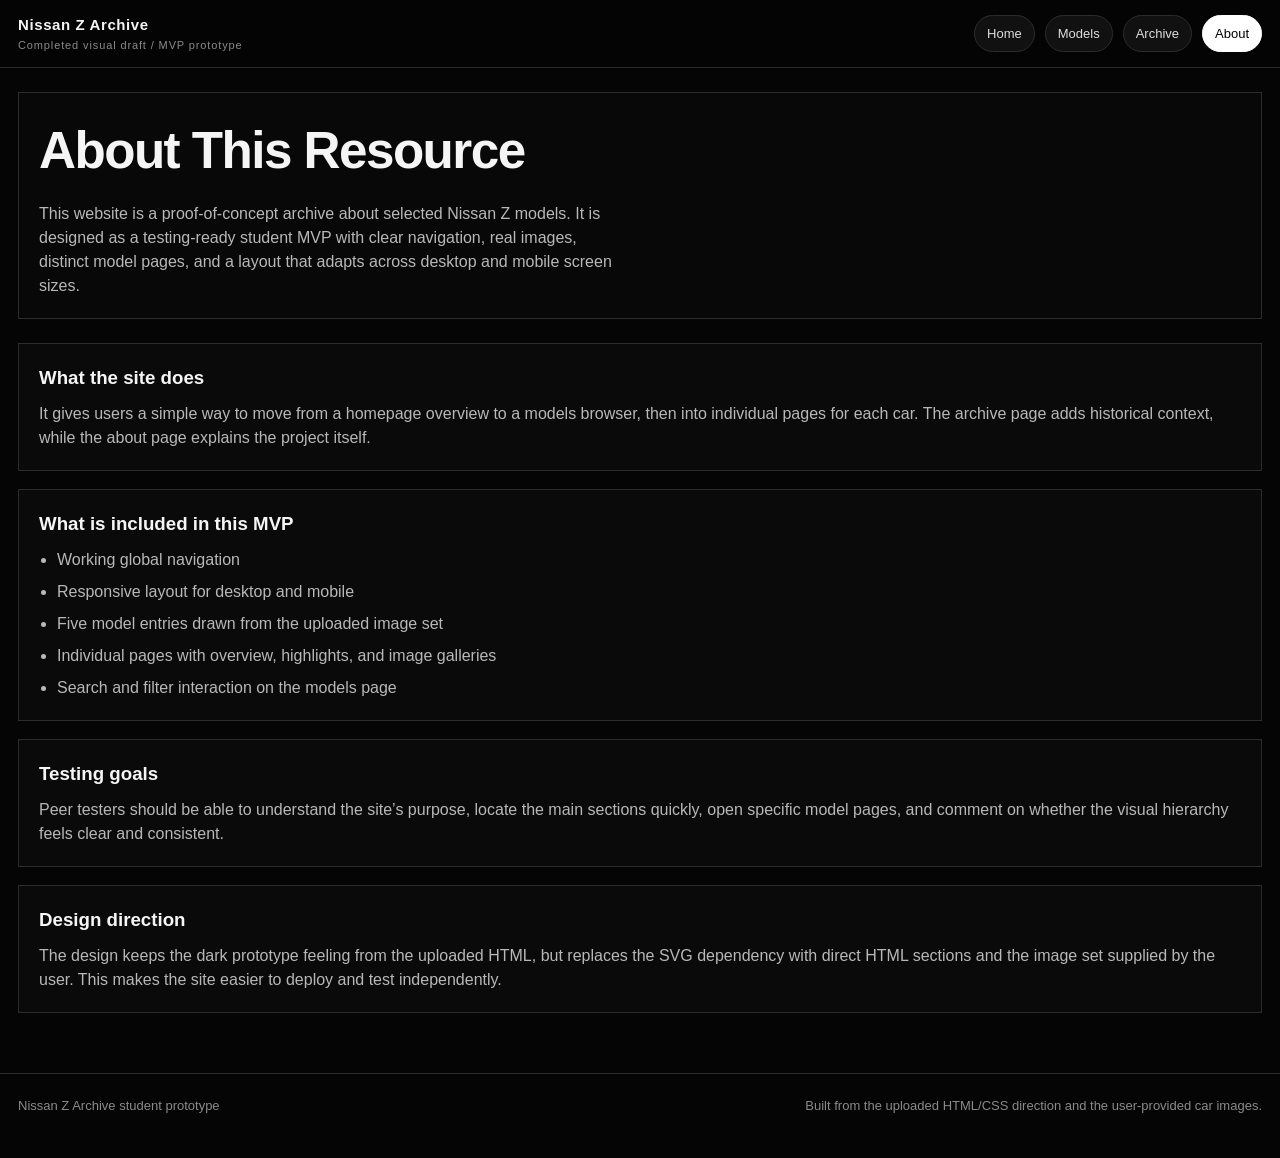
<file: about.html>
<!doctype html>
<html lang="en">
<head>
  <meta charset="utf-8" />
  <meta name="viewport" content="width=device-width, initial-scale=1" />
  <title>Nissan Z Archive — About</title>
  <link rel="stylesheet" href="styles.css" />
</head>
<body>
  <header class="site-header">
    <a class="brand" href="index.html">Nissan Z Archive<small>Completed visual draft / MVP prototype</small></a>
    <button class="nav-toggle" aria-label="Open navigation">Menu</button>
    <nav class="site-nav">
      <a href="index.html" class="">Home</a>
      <a href="models.html" class="">Models</a>
      <a href="archive.html" class="">Archive</a>
      <a href="about.html" class="active">About</a>
    </nav>
  </header>

  <main class="page-shell">
    <section class="page-hero">
      <h1>About This Resource</h1>
      <p>This website is a proof-of-concept archive about selected Nissan Z models. It is designed as a testing-ready student MVP with clear navigation, real images, distinct model pages, and a layout that adapts across desktop and mobile screen sizes.</p>
    </section>
    <section class="about-grid">
      <article class="about-box">
        <h3>What the site does</h3>
        <p>It gives users a simple way to move from a homepage overview to a models browser, then into individual pages for each car. The archive page adds historical context, while the about page explains the project itself.</p>
      </article>
      <article class="about-box">
        <h3>What is included in this MVP</h3>
        <ul>
          <li>Working global navigation</li>
          <li>Responsive layout for desktop and mobile</li>
          <li>Five model entries drawn from the uploaded image set</li>
          <li>Individual pages with overview, highlights, and image galleries</li>
          <li>Search and filter interaction on the models page</li>
        </ul>
      </article>
      <article class="about-box">
        <h3>Testing goals</h3>
        <p>Peer testers should be able to understand the site’s purpose, locate the main sections quickly, open specific model pages, and comment on whether the visual hierarchy feels clear and consistent.</p>
      </article>
      <article class="about-box">
        <h3>Design direction</h3>
        <p>The design keeps the dark prototype feeling from the uploaded HTML, but replaces the SVG dependency with direct HTML sections and the image set supplied by the user. This makes the site easier to deploy and test independently.</p>
      </article>
    </section>
  </main>

  <footer class="site-footer">
    <p>Nissan Z Archive student prototype</p>
    <p>Built from the uploaded HTML/CSS direction and the user-provided car images.</p>
  </footer>
  <script src="script.js"></script>
</body>
</html>
</file>
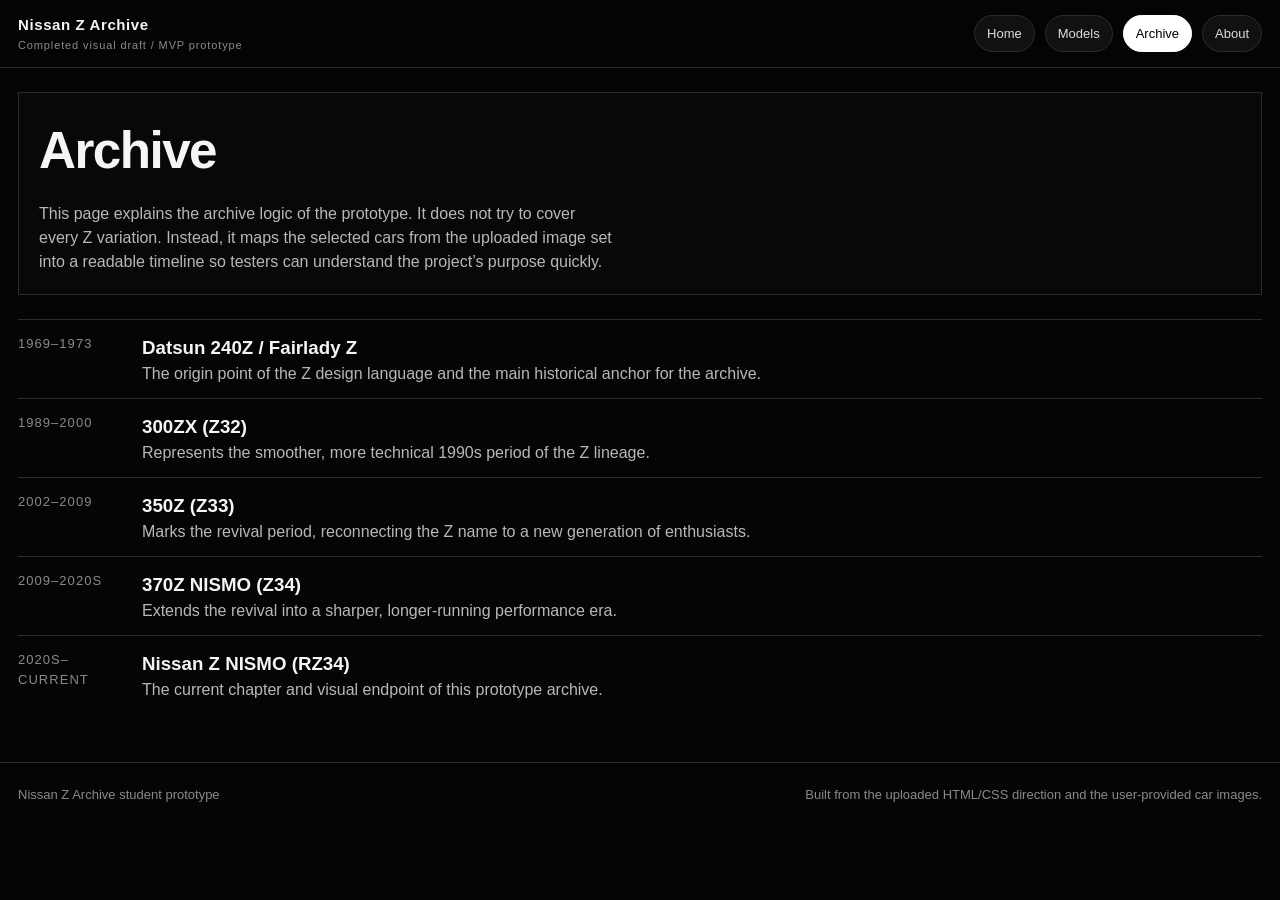
<file: archive.html>
<!doctype html>
<html lang="en">
<head>
  <meta charset="utf-8" />
  <meta name="viewport" content="width=device-width, initial-scale=1" />
  <title>Nissan Z Archive — Archive</title>
  <link rel="stylesheet" href="styles.css" />
</head>
<body>
  <header class="site-header">
    <a class="brand" href="index.html">Nissan Z Archive<small>Completed visual draft / MVP prototype</small></a>
    <button class="nav-toggle" aria-label="Open navigation">Menu</button>
    <nav class="site-nav">
      <a href="index.html" class="">Home</a>
      <a href="models.html" class="">Models</a>
      <a href="archive.html" class="active">Archive</a>
      <a href="about.html" class="">About</a>
    </nav>
  </header>

  <main class="page-shell">
    <section class="page-hero">
      <h1>Archive</h1>
      <p>This page explains the archive logic of the prototype. It does not try to cover every Z variation. Instead, it maps the selected cars from the uploaded image set into a readable timeline so testers can understand the project’s purpose quickly.</p>
    </section>
    <section class="section" style="padding:0;max-width:none">
      <div class="timeline">
        <article class="timeline-item"><time>1969–1973</time><div><h3>Datsun 240Z / Fairlady Z</h3><p>The origin point of the Z design language and the main historical anchor for the archive.</p></div></article>
        <article class="timeline-item"><time>1989–2000</time><div><h3>300ZX (Z32)</h3><p>Represents the smoother, more technical 1990s period of the Z lineage.</p></div></article>
        <article class="timeline-item"><time>2002–2009</time><div><h3>350Z (Z33)</h3><p>Marks the revival period, reconnecting the Z name to a new generation of enthusiasts.</p></div></article>
        <article class="timeline-item"><time>2009–2020s</time><div><h3>370Z NISMO (Z34)</h3><p>Extends the revival into a sharper, longer-running performance era.</p></div></article>
        <article class="timeline-item"><time>2020s–Current</time><div><h3>Nissan Z NISMO (RZ34)</h3><p>The current chapter and visual endpoint of this prototype archive.</p></div></article>
      </div>
    </section>
  </main>

  <footer class="site-footer">
    <p>Nissan Z Archive student prototype</p>
    <p>Built from the uploaded HTML/CSS direction and the user-provided car images.</p>
  </footer>
  <script src="script.js"></script>
</body>
</html>
</file>
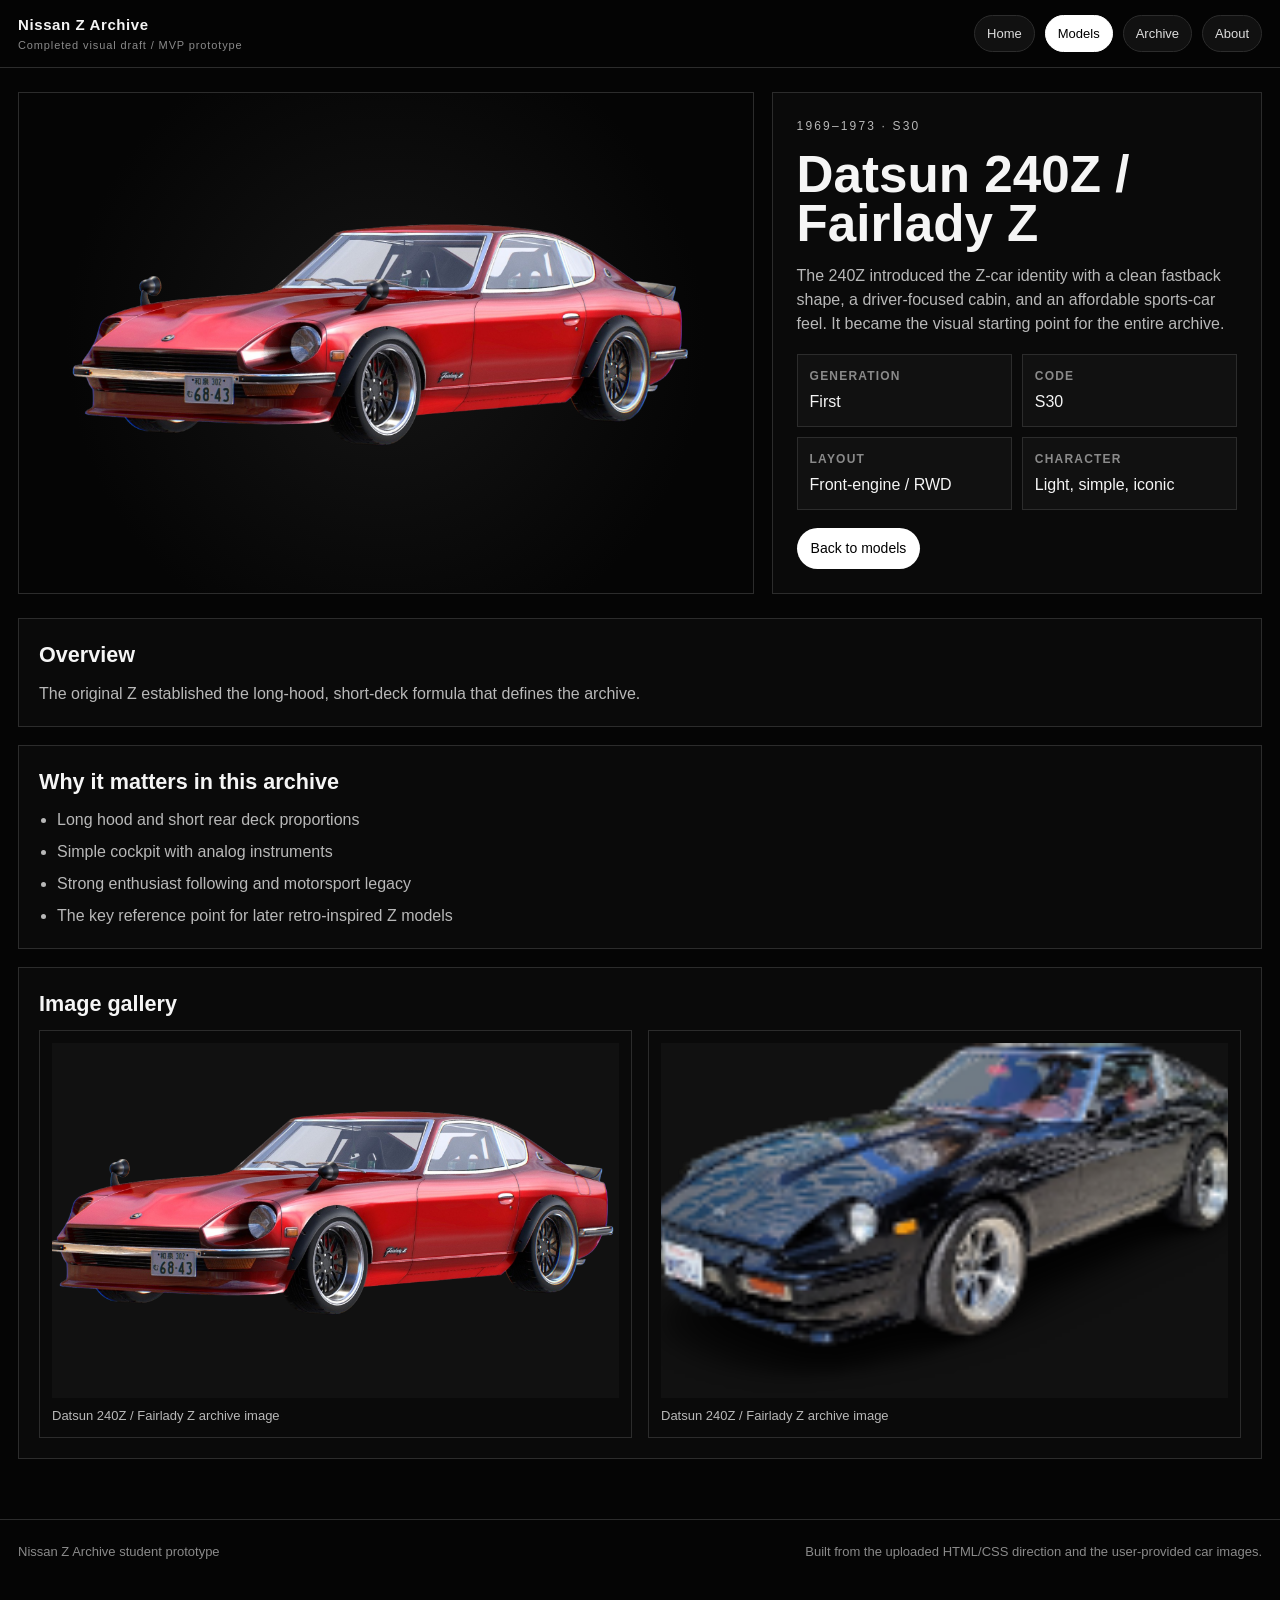
<file: fixed-site 2/models/240z-fairlady-z.html>
<!doctype html>
<html lang="en">
<head>
  <meta charset="utf-8" />
  <meta name="viewport" content="width=device-width, initial-scale=1" />
  <title>Datsun 240Z / Fairlady Z — Nissan Z Archive</title>
  <link rel="stylesheet" href="../styles.css" />
</head>
<body>
  <header class="site-header">
    <a class="brand" href="../index.html">Nissan Z Archive<small>Completed visual draft / MVP prototype</small></a>
    <button class="nav-toggle" aria-label="Open navigation">Menu</button>
    <nav class="site-nav">
      <a href="../index.html" class="">Home</a>
      <a href="../models.html" class="active">Models</a>
      <a href="../archive.html" class="">Archive</a>
      <a href="../about.html" class="">About</a>
    </nav>
  </header>

      <main class="article">
        <section class="model-hero">
          <figure class="model-hero-media"><img src="../assets/240z-red.png" alt="Datsun 240Z / Fairlady Z" /></figure>
          <article class="model-hero-copy">
            <p class="eyebrow">1969–1973 · S30</p>
            <h1>Datsun 240Z / Fairlady Z</h1>
            <p>The 240Z introduced the Z-car identity with a clean fastback shape, a driver-focused cabin, and an affordable sports-car feel. It became the visual starting point for the entire archive.</p>
            <div class="specs"><div class="spec"><strong>Generation</strong>First</div><div class="spec"><strong>Code</strong>S30</div><div class="spec"><strong>Layout</strong>Front-engine / RWD</div><div class="spec"><strong>Character</strong>Light, simple, iconic</div></div>
            <a class="button" href="../models.html">Back to models</a>
          </article>
        </section>
        <section class="content-grid">
          <article class="content-box">
            <h2>Overview</h2>
            <p>The original Z established the long-hood, short-deck formula that defines the archive.</p>
          </article>
          <article class="content-box">
            <h2>Why it matters in this archive</h2>
            <ul><li>Long hood and short rear deck proportions</li><li>Simple cockpit with analog instruments</li><li>Strong enthusiast following and motorsport legacy</li><li>The key reference point for later retro-inspired Z models</li></ul>
          </article>
          <article class="content-box">
            <h2>Image gallery</h2>
            <div class="gallery"><figure><img src="../assets/240z-red.png" alt="Datsun 240Z / Fairlady Z" /><figcaption>Datsun 240Z / Fairlady Z archive image</figcaption></figure><figure><img src="../assets/240z-black.png" alt="Datsun 240Z / Fairlady Z" /><figcaption>Datsun 240Z / Fairlady Z archive image</figcaption></figure></div>
          </article>
        </section>
      </main>
    
  <footer class="site-footer">
    <p>Nissan Z Archive student prototype</p>
    <p>Built from the uploaded HTML/CSS direction and the user-provided car images.</p>
  </footer>
  <script src="../script.js"></script>
</body>
</html>
</file>
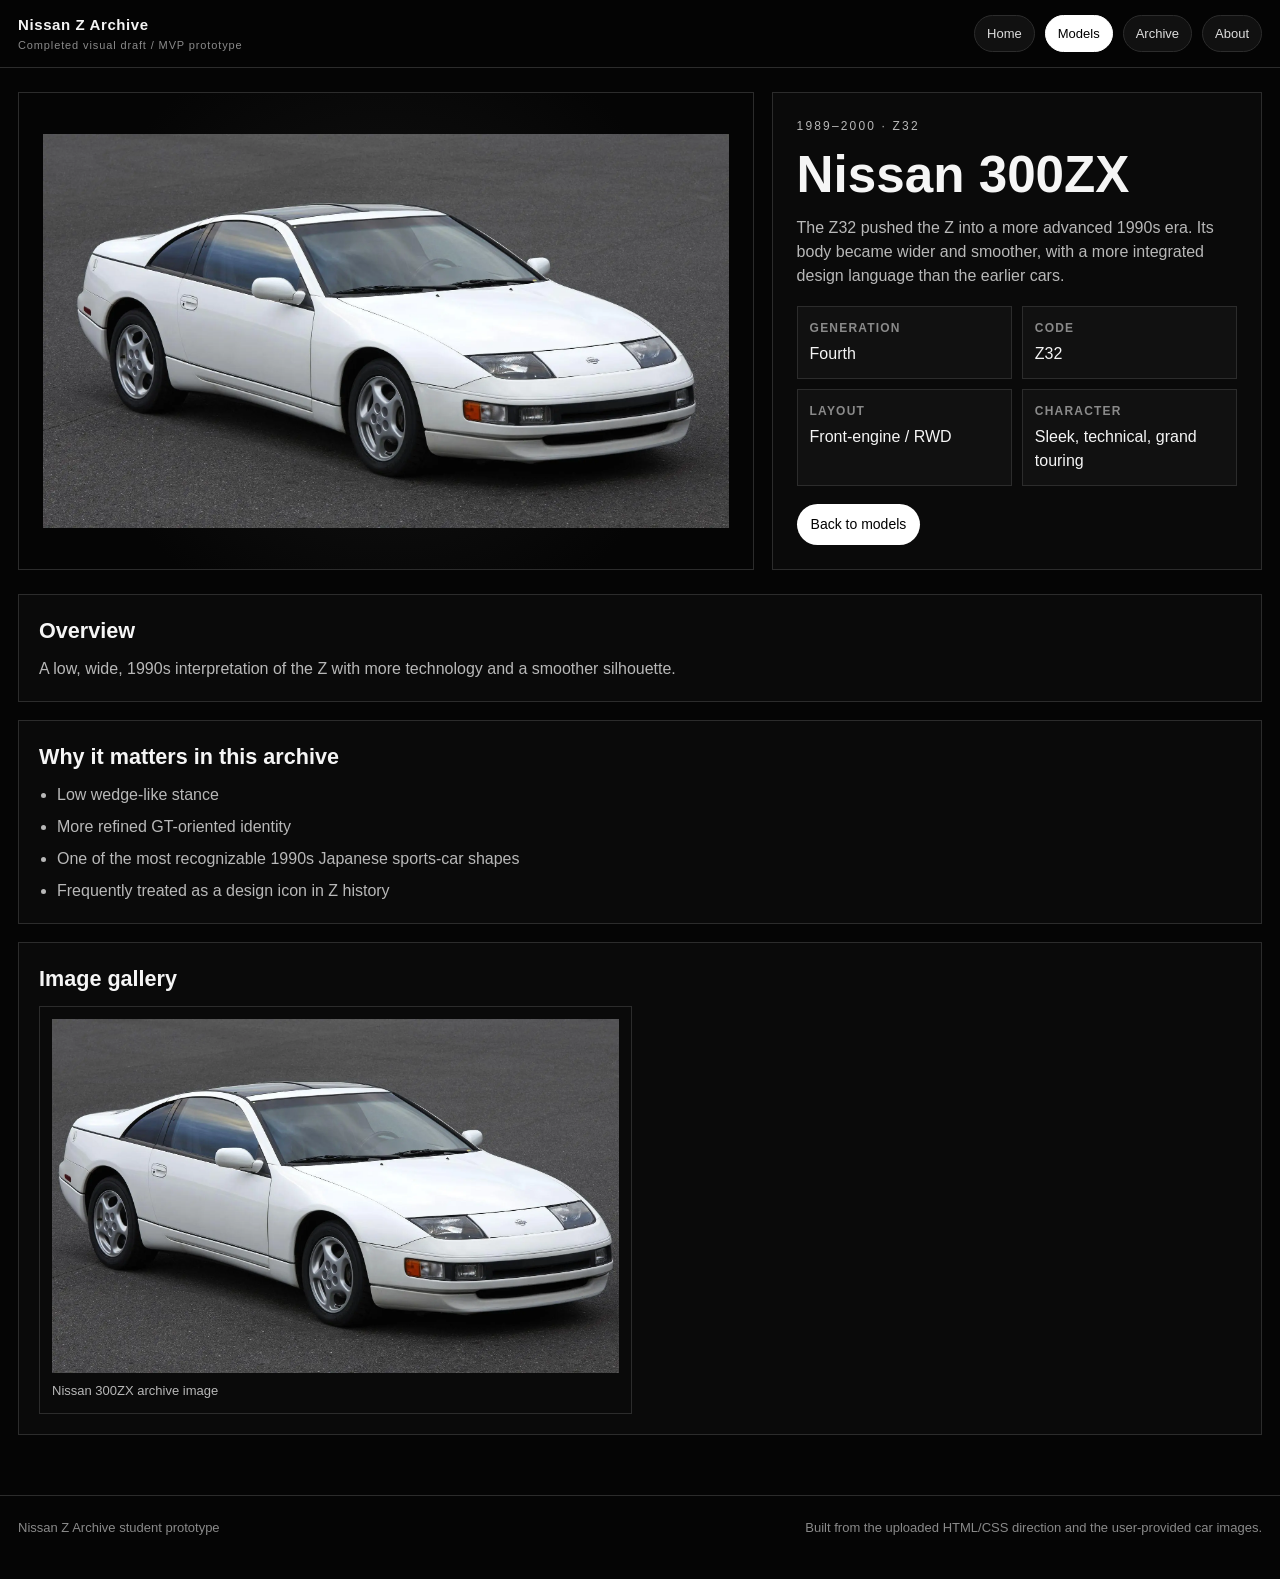
<file: fixed-site 2/models/300zx-z32.html>
<!doctype html>
<html lang="en">
<head>
  <meta charset="utf-8" />
  <meta name="viewport" content="width=device-width, initial-scale=1" />
  <title>Nissan 300ZX — Nissan Z Archive</title>
  <link rel="stylesheet" href="../styles.css" />
</head>
<body>
  <header class="site-header">
    <a class="brand" href="../index.html">Nissan Z Archive<small>Completed visual draft / MVP prototype</small></a>
    <button class="nav-toggle" aria-label="Open navigation">Menu</button>
    <nav class="site-nav">
      <a href="../index.html" class="">Home</a>
      <a href="../models.html" class="active">Models</a>
      <a href="../archive.html" class="">Archive</a>
      <a href="../about.html" class="">About</a>
    </nav>
  </header>

      <main class="article">
        <section class="model-hero">
          <figure class="model-hero-media"><img src="../assets/300zx-z32.webp" alt="Nissan 300ZX" /></figure>
          <article class="model-hero-copy">
            <p class="eyebrow">1989–2000 · Z32</p>
            <h1>Nissan 300ZX</h1>
            <p>The Z32 pushed the Z into a more advanced 1990s era. Its body became wider and smoother, with a more integrated design language than the earlier cars.</p>
            <div class="specs"><div class="spec"><strong>Generation</strong>Fourth</div><div class="spec"><strong>Code</strong>Z32</div><div class="spec"><strong>Layout</strong>Front-engine / RWD</div><div class="spec"><strong>Character</strong>Sleek, technical, grand touring</div></div>
            <a class="button" href="../models.html">Back to models</a>
          </article>
        </section>
        <section class="content-grid">
          <article class="content-box">
            <h2>Overview</h2>
            <p>A low, wide, 1990s interpretation of the Z with more technology and a smoother silhouette.</p>
          </article>
          <article class="content-box">
            <h2>Why it matters in this archive</h2>
            <ul><li>Low wedge-like stance</li><li>More refined GT-oriented identity</li><li>One of the most recognizable 1990s Japanese sports-car shapes</li><li>Frequently treated as a design icon in Z history</li></ul>
          </article>
          <article class="content-box">
            <h2>Image gallery</h2>
            <div class="gallery"><figure><img src="../assets/300zx-z32.webp" alt="Nissan 300ZX" /><figcaption>Nissan 300ZX archive image</figcaption></figure></div>
          </article>
        </section>
      </main>
    
  <footer class="site-footer">
    <p>Nissan Z Archive student prototype</p>
    <p>Built from the uploaded HTML/CSS direction and the user-provided car images.</p>
  </footer>
  <script src="../script.js"></script>
</body>
</html>
</file>
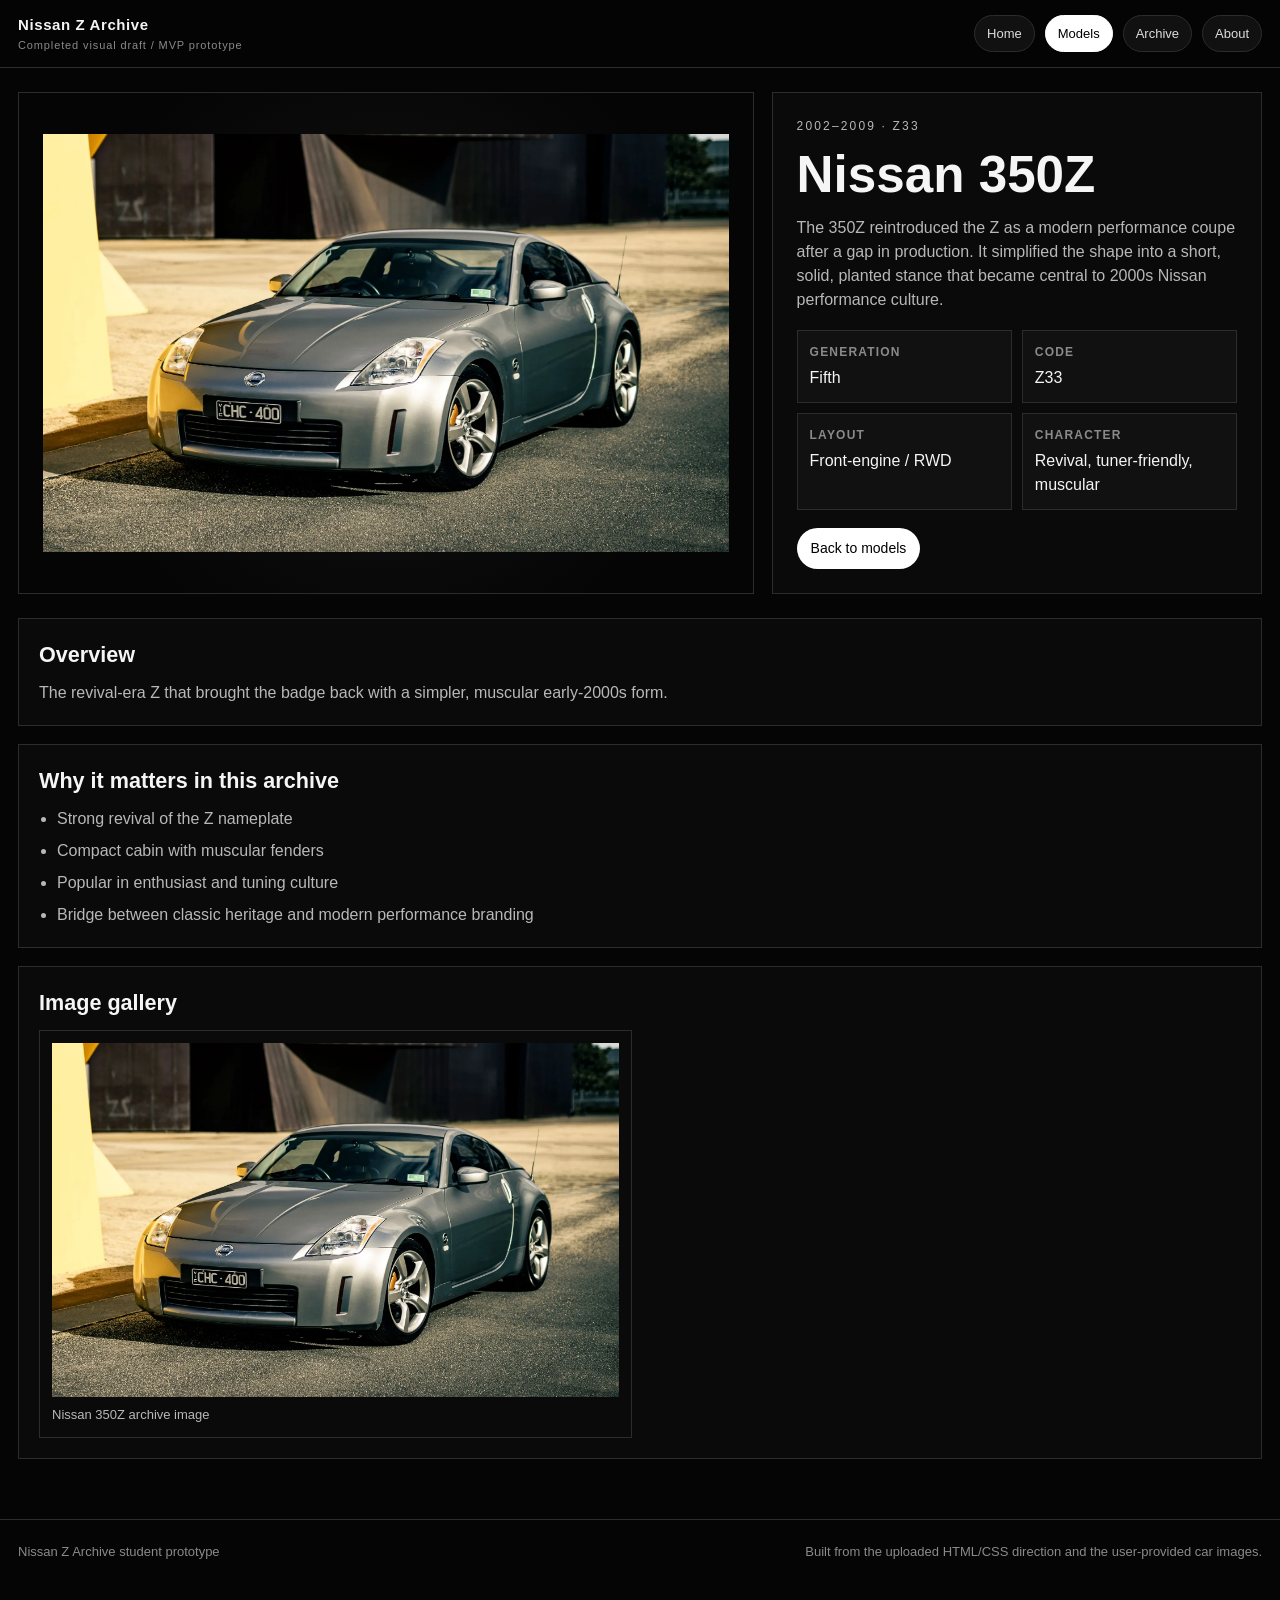
<file: fixed-site 2/models/350z.html>
<!doctype html>
<html lang="en">
<head>
  <meta charset="utf-8" />
  <meta name="viewport" content="width=device-width, initial-scale=1" />
  <title>Nissan 350Z — Nissan Z Archive</title>
  <link rel="stylesheet" href="../styles.css" />
</head>
<body>
  <header class="site-header">
    <a class="brand" href="../index.html">Nissan Z Archive<small>Completed visual draft / MVP prototype</small></a>
    <button class="nav-toggle" aria-label="Open navigation">Menu</button>
    <nav class="site-nav">
      <a href="../index.html" class="">Home</a>
      <a href="../models.html" class="active">Models</a>
      <a href="../archive.html" class="">Archive</a>
      <a href="../about.html" class="">About</a>
    </nav>
  </header>

      <main class="article">
        <section class="model-hero">
          <figure class="model-hero-media"><img src="../assets/350z.webp" alt="Nissan 350Z" /></figure>
          <article class="model-hero-copy">
            <p class="eyebrow">2002–2009 · Z33</p>
            <h1>Nissan 350Z</h1>
            <p>The 350Z reintroduced the Z as a modern performance coupe after a gap in production. It simplified the shape into a short, solid, planted stance that became central to 2000s Nissan performance culture.</p>
            <div class="specs"><div class="spec"><strong>Generation</strong>Fifth</div><div class="spec"><strong>Code</strong>Z33</div><div class="spec"><strong>Layout</strong>Front-engine / RWD</div><div class="spec"><strong>Character</strong>Revival, tuner-friendly, muscular</div></div>
            <a class="button" href="../models.html">Back to models</a>
          </article>
        </section>
        <section class="content-grid">
          <article class="content-box">
            <h2>Overview</h2>
            <p>The revival-era Z that brought the badge back with a simpler, muscular early-2000s form.</p>
          </article>
          <article class="content-box">
            <h2>Why it matters in this archive</h2>
            <ul><li>Strong revival of the Z nameplate</li><li>Compact cabin with muscular fenders</li><li>Popular in enthusiast and tuning culture</li><li>Bridge between classic heritage and modern performance branding</li></ul>
          </article>
          <article class="content-box">
            <h2>Image gallery</h2>
            <div class="gallery"><figure><img src="../assets/350z.webp" alt="Nissan 350Z" /><figcaption>Nissan 350Z archive image</figcaption></figure></div>
          </article>
        </section>
      </main>
    
  <footer class="site-footer">
    <p>Nissan Z Archive student prototype</p>
    <p>Built from the uploaded HTML/CSS direction and the user-provided car images.</p>
  </footer>
  <script src="../script.js"></script>
</body>
</html>
</file>
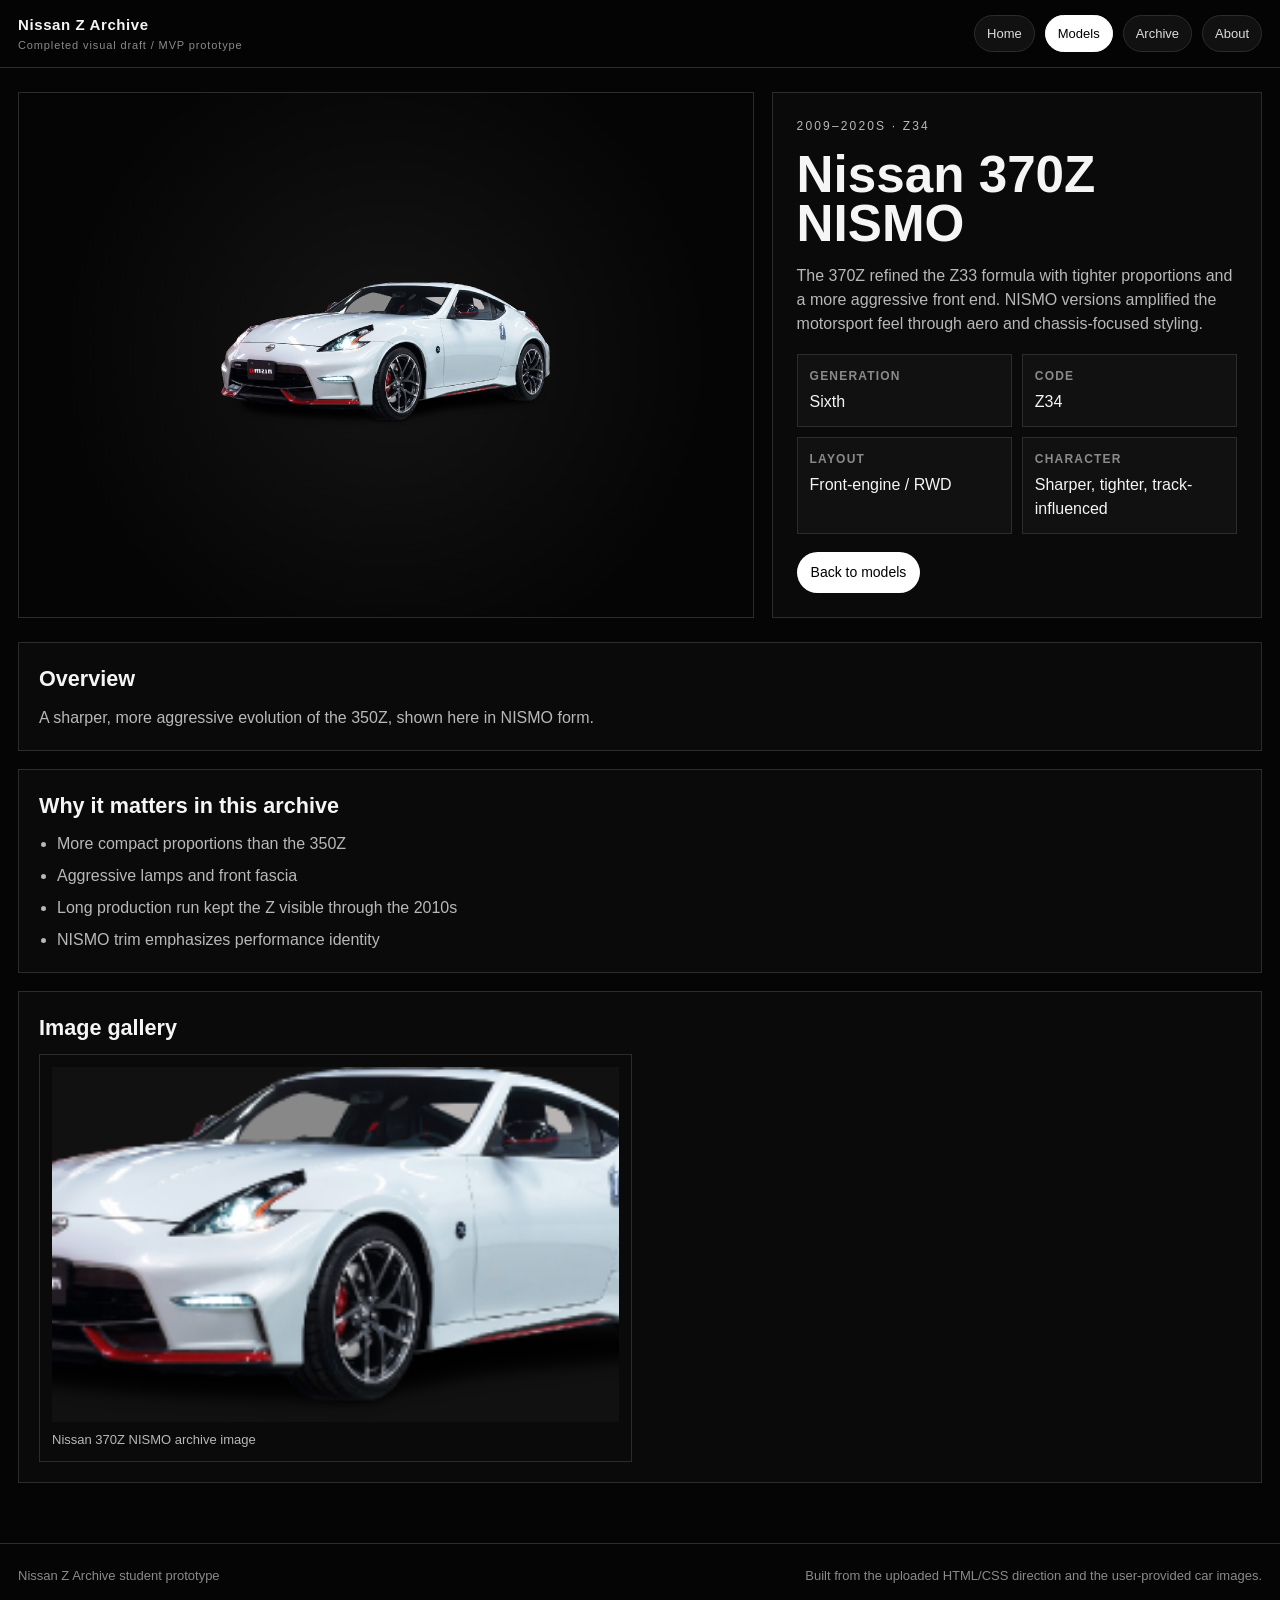
<file: fixed-site 2/models/370z-nismo.html>
<!doctype html>
<html lang="en">
<head>
  <meta charset="utf-8" />
  <meta name="viewport" content="width=device-width, initial-scale=1" />
  <title>Nissan 370Z NISMO — Nissan Z Archive</title>
  <link rel="stylesheet" href="../styles.css" />
</head>
<body>
  <header class="site-header">
    <a class="brand" href="../index.html">Nissan Z Archive<small>Completed visual draft / MVP prototype</small></a>
    <button class="nav-toggle" aria-label="Open navigation">Menu</button>
    <nav class="site-nav">
      <a href="../index.html" class="">Home</a>
      <a href="../models.html" class="active">Models</a>
      <a href="../archive.html" class="">Archive</a>
      <a href="../about.html" class="">About</a>
    </nav>
  </header>

      <main class="article">
        <section class="model-hero">
          <figure class="model-hero-media"><img src="../assets/370z-white.png" alt="Nissan 370Z NISMO" /></figure>
          <article class="model-hero-copy">
            <p class="eyebrow">2009–2020s · Z34</p>
            <h1>Nissan 370Z NISMO</h1>
            <p>The 370Z refined the Z33 formula with tighter proportions and a more aggressive front end. NISMO versions amplified the motorsport feel through aero and chassis-focused styling.</p>
            <div class="specs"><div class="spec"><strong>Generation</strong>Sixth</div><div class="spec"><strong>Code</strong>Z34</div><div class="spec"><strong>Layout</strong>Front-engine / RWD</div><div class="spec"><strong>Character</strong>Sharper, tighter, track-influenced</div></div>
            <a class="button" href="../models.html">Back to models</a>
          </article>
        </section>
        <section class="content-grid">
          <article class="content-box">
            <h2>Overview</h2>
            <p>A sharper, more aggressive evolution of the 350Z, shown here in NISMO form.</p>
          </article>
          <article class="content-box">
            <h2>Why it matters in this archive</h2>
            <ul><li>More compact proportions than the 350Z</li><li>Aggressive lamps and front fascia</li><li>Long production run kept the Z visible through the 2010s</li><li>NISMO trim emphasizes performance identity</li></ul>
          </article>
          <article class="content-box">
            <h2>Image gallery</h2>
            <div class="gallery"><figure><img src="../assets/370z-white.png" alt="Nissan 370Z NISMO" /><figcaption>Nissan 370Z NISMO archive image</figcaption></figure></div>
          </article>
        </section>
      </main>
    
  <footer class="site-footer">
    <p>Nissan Z Archive student prototype</p>
    <p>Built from the uploaded HTML/CSS direction and the user-provided car images.</p>
  </footer>
  <script src="../script.js"></script>
</body>
</html>
</file>
<file: styles.css>
:root{
  --bg:#050505;
  --panel:#0d0d0d;
  --panel-2:#121212;
  --line:#2c2c2c;
  --text:#f5f5f5;
  --muted:#b8b8b8;
  --soft:#8a8a8a;
  --accent:#ffffff;
  --max:1380px;
}
*{box-sizing:border-box;margin:0;padding:0}
html{scroll-behavior:smooth}
body{
  font-family:Arial,Helvetica,sans-serif;
  background:var(--bg);
  color:var(--text);
  line-height:1.5;
}
a{color:inherit;text-decoration:none}
img{max-width:100%;display:block}
.site-header{
  position:sticky;top:0;z-index:50;
  display:flex;justify-content:space-between;align-items:center;
  padding:14px 18px;border-bottom:1px solid var(--line);
  background:rgba(5,5,5,.94);backdrop-filter:blur(10px)
}
.brand{font-weight:700;letter-spacing:.04em;font-size:15px}
.brand small{display:block;color:var(--soft);font-weight:400;font-size:11px;letter-spacing:.08em}
.nav-toggle{display:none;background:none;border:1px solid var(--line);color:var(--text);padding:8px 10px;border-radius:8px}
.site-nav{display:flex;gap:10px;flex-wrap:wrap}
.site-nav a{
  color:#ddd;border:1px solid var(--line);padding:8px 12px;border-radius:999px;
  font-size:13px;transition:.2s ease;background:#111
}
.site-nav a:hover,.site-nav a.active{background:#fff;color:#000;border-color:#fff}
.page-shell{max-width:var(--max);margin:0 auto;padding:24px 18px 60px}
.prototype-layout{display:grid;grid-template-columns:1fr;min-height:calc(100vh - 70px)}
@media (min-width:980px){.prototype-layout{grid-template-columns:minmax(0,1fr) 320px}}
.stage{border:1px solid var(--line);background:#000;min-height:680px}
aside.info-panel{border:1px solid var(--line);border-top:none;background:#070707;padding:16px}
@media (min-width:980px){aside.info-panel{border-top:1px solid var(--line);border-left:none}}
.panel-box{border:1px solid var(--line);border-radius:16px;padding:16px;background:#0d0d0d;position:sticky;top:86px}
.panel-title{font-size:16px;margin-bottom:12px}
.panel-muted{font-size:13px;color:var(--muted);margin-top:10px}
.chips{display:flex;flex-wrap:wrap;gap:8px;margin-top:14px}.chip{font-size:12px;padding:6px 10px;border:1px solid var(--line);border-radius:999px;background:#111;color:#ddd}
.hero-stage{
  display:grid;grid-template-columns:1fr;gap:22px;padding:22px;min-height:100%
}
@media (min-width:900px){.hero-stage{grid-template-columns:minmax(0,1.25fr) minmax(280px,.75fr);align-items:stretch}}
.hero-copy{display:flex;flex-direction:column;justify-content:space-between;gap:24px;border:1px solid var(--line);padding:24px;background:linear-gradient(180deg,#060606,#0d0d0d)}
.eyebrow{color:var(--soft);font-size:12px;letter-spacing:.18em;text-transform:uppercase}
.hero-copy h1{font-size:clamp(2.2rem,5vw,5rem);line-height:.95;font-weight:700;letter-spacing:-.03em;max-width:10ch}
.hero-copy p{font-size:clamp(1rem,1.6vw,1.2rem);color:#d7d7d7;max-width:50ch}
.hero-meta{display:grid;grid-template-columns:repeat(2,minmax(0,1fr));gap:12px;margin-top:8px}
.hero-meta div{padding-top:10px;border-top:1px solid var(--line)}
.hero-meta strong{display:block;font-size:12px;letter-spacing:.1em;text-transform:uppercase;color:var(--soft);margin-bottom:4px}
.hero-figure{border:1px solid var(--line);display:flex;align-items:center;justify-content:center;padding:18px;background:radial-gradient(circle at center,#141414 0%,#030303 70%)}
.hero-figure img{max-height:420px;object-fit:contain}
.home-nav-grid{display:grid;grid-template-columns:repeat(2,minmax(0,1fr));gap:12px;padding:0 22px 22px}
@media (min-width:900px){.home-nav-grid{grid-template-columns:repeat(4,minmax(0,1fr))}}
.nav-card{border:1px solid var(--line);padding:18px;background:#0a0a0a;transition:.2s ease}.nav-card:hover{background:#121212;transform:translateY(-2px)}
.nav-card strong{display:block;font-size:15px;margin-bottom:6px}.nav-card span{display:block;color:var(--muted);font-size:13px}
.section{padding:54px 18px;max-width:var(--max);margin:0 auto}
.section-header{display:flex;justify-content:space-between;gap:20px;align-items:end;margin-bottom:20px;padding-bottom:14px;border-bottom:1px solid var(--line)}
.section-header h2{font-size:clamp(1.8rem,4vw,3rem);letter-spacing:-.03em}.section-header p{max-width:60ch;color:var(--muted)}
.models-grid{display:grid;grid-template-columns:1fr;gap:16px}
@media (min-width:700px){.models-grid{grid-template-columns:repeat(2,minmax(0,1fr))}}
@media (min-width:1100px){.models-grid{grid-template-columns:repeat(3,minmax(0,1fr))}}
.model-card{border:1px solid var(--line);background:#0a0a0a;display:flex;flex-direction:column;min-height:100%}
.model-thumb{aspect-ratio:16/10;display:flex;align-items:center;justify-content:center;background:linear-gradient(180deg,#101010,#050505);padding:18px;border-bottom:1px solid var(--line)}
.model-thumb img{width:100%;height:100%;object-fit:contain}
.model-content{padding:18px;display:flex;flex-direction:column;gap:12px;flex:1}.model-content h3{font-size:1.3rem}.model-content p{color:var(--muted);font-size:.96rem}.meta-row{display:flex;flex-wrap:wrap;gap:8px}.tag{font-size:12px;border:1px solid var(--line);padding:5px 9px;border-radius:999px;color:#d6d6d6;background:#111}
.button-row{margin-top:auto;padding-top:4px}.button,.ghost-button{display:inline-block;padding:10px 14px;border-radius:999px;font-size:14px}.button{background:#fff;color:#000}.ghost-button{border:1px solid var(--line);color:#fff;background:#101010}
.timeline{display:grid;gap:12px}.timeline-item{display:grid;grid-template-columns:110px 1fr;gap:14px;border-top:1px solid var(--line);padding-top:14px}.timeline-item time{color:var(--soft);font-size:13px;letter-spacing:.08em;text-transform:uppercase}.timeline-item p{color:var(--muted)}
.about-grid{display:grid;grid-template-columns:1fr;gap:18px}.about-box{border:1px solid var(--line);padding:20px;background:#0a0a0a}.about-box h3{margin-bottom:10px}.about-box p,.about-box li{color:var(--muted)}.about-box ul{padding-left:18px;display:grid;gap:8px}
.page-hero{padding:20px;border:1px solid var(--line);background:#080808;margin-bottom:24px}.page-hero h1{font-size:clamp(2rem,4vw,3.6rem);margin-bottom:12px;letter-spacing:-.03em}.page-hero p{max-width:65ch;color:var(--muted)}
.filters{display:flex;flex-wrap:wrap;gap:12px;margin:0 0 22px}.search{flex:1;min-width:220px;padding:12px 14px;border:1px solid var(--line);background:#0b0b0b;color:#fff;border-radius:10px}.filter-btn{padding:11px 14px;border:1px solid var(--line);background:#101010;color:#fff;border-radius:999px;cursor:pointer}.filter-btn.active{background:#fff;color:#000;border-color:#fff}
.article{max-width:var(--max);margin:0 auto;padding:24px 18px 60px}.model-hero{display:grid;grid-template-columns:1fr;gap:18px;margin-bottom:24px}.model-hero-media,.model-hero-copy{border:1px solid var(--line);background:#0a0a0a}.model-hero-media{padding:24px;display:flex;justify-content:center;align-items:center;background:radial-gradient(circle at center,#151515 0%,#050505 72%)}.model-hero-media img{max-height:470px;object-fit:contain}.model-hero-copy{padding:24px}.model-hero-copy h1{font-size:clamp(2.2rem,4vw,4rem);line-height:.95;margin-bottom:16px}.model-hero-copy p{color:var(--muted);margin-bottom:16px}.specs{display:grid;grid-template-columns:repeat(2,minmax(0,1fr));gap:10px;margin:18px 0}.spec{padding:12px;border:1px solid var(--line);background:#111}.spec strong{display:block;color:var(--soft);font-size:12px;letter-spacing:.1em;text-transform:uppercase;margin-bottom:5px}
@media (min-width:980px){.model-hero{grid-template-columns:1.2fr .8fr}}
.content-grid{display:grid;grid-template-columns:1fr;gap:18px}.content-box{border:1px solid var(--line);padding:20px;background:#0a0a0a}.content-box h2{margin-bottom:10px;font-size:1.35rem}.content-box p{color:var(--muted)}.content-box ul{padding-left:18px;display:grid;gap:8px;color:var(--muted)}
.gallery{display:grid;grid-template-columns:1fr;gap:16px}.gallery figure{border:1px solid var(--line);background:#0a0a0a;padding:12px}.gallery img{width:100%;aspect-ratio:16/10;object-fit:cover;background:#111}.gallery figcaption{font-size:13px;color:var(--muted);padding-top:8px}
@media (min-width:800px){.gallery{grid-template-columns:repeat(2,minmax(0,1fr))}}
.site-footer{max-width:var(--max);margin:0 auto;padding:22px 18px 42px;border-top:1px solid var(--line);display:flex;justify-content:space-between;gap:14px;flex-wrap:wrap;color:var(--soft);font-size:13px}
.muted{color:var(--muted)}
@media (max-width:760px){.nav-toggle{display:block}.site-nav{display:none;position:absolute;top:64px;left:18px;right:18px;flex-direction:column;padding:14px;border:1px solid var(--line);background:#090909}.site-nav.open{display:flex}.timeline-item{grid-template-columns:1fr}.site-header{align-items:flex-start}}
</file>
<file: fixed-site 2/styles.css>
:root{
  --bg:#050505;
  --panel:#0d0d0d;
  --panel-2:#121212;
  --line:#2c2c2c;
  --text:#f5f5f5;
  --muted:#b8b8b8;
  --soft:#8a8a8a;
  --accent:#ffffff;
  --max:1380px;
}
*{box-sizing:border-box;margin:0;padding:0}
html{scroll-behavior:smooth}
body{
  font-family:Arial,Helvetica,sans-serif;
  background:var(--bg);
  color:var(--text);
  line-height:1.5;
}
a{color:inherit;text-decoration:none}
img{max-width:100%;display:block}
.site-header{
  position:sticky;top:0;z-index:50;
  display:flex;justify-content:space-between;align-items:center;
  padding:14px 18px;border-bottom:1px solid var(--line);
  background:rgba(5,5,5,.94);backdrop-filter:blur(10px)
}
.brand{font-weight:700;letter-spacing:.04em;font-size:15px}
.brand small{display:block;color:var(--soft);font-weight:400;font-size:11px;letter-spacing:.08em}
.nav-toggle{display:none;background:none;border:1px solid var(--line);color:var(--text);padding:8px 10px;border-radius:8px}
.site-nav{display:flex;gap:10px;flex-wrap:wrap}
.site-nav a{
  color:#ddd;border:1px solid var(--line);padding:8px 12px;border-radius:999px;
  font-size:13px;transition:.2s ease;background:#111
}
.site-nav a:hover,.site-nav a.active{background:#fff;color:#000;border-color:#fff}
.page-shell{max-width:var(--max);margin:0 auto;padding:24px 18px 60px}
.prototype-layout{display:grid;grid-template-columns:1fr;min-height:calc(100vh - 70px)}
@media (min-width:980px){.prototype-layout{grid-template-columns:minmax(0,1fr) 320px}}
.stage{border:1px solid var(--line);background:#000;min-height:680px}
aside.info-panel{border:1px solid var(--line);border-top:none;background:#070707;padding:16px}
@media (min-width:980px){aside.info-panel{border-top:1px solid var(--line);border-left:none}}
.panel-box{border:1px solid var(--line);border-radius:16px;padding:16px;background:#0d0d0d;position:sticky;top:86px}
.panel-title{font-size:16px;margin-bottom:12px}
.panel-muted{font-size:13px;color:var(--muted);margin-top:10px}
.chips{display:flex;flex-wrap:wrap;gap:8px;margin-top:14px}.chip{font-size:12px;padding:6px 10px;border:1px solid var(--line);border-radius:999px;background:#111;color:#ddd}
.hero-stage{
  display:grid;grid-template-columns:1fr;gap:22px;padding:22px;min-height:100%
}
@media (min-width:900px){.hero-stage{grid-template-columns:minmax(0,1.25fr) minmax(280px,.75fr);align-items:stretch}}
.hero-copy{display:flex;flex-direction:column;justify-content:space-between;gap:24px;border:1px solid var(--line);padding:24px;background:linear-gradient(180deg,#060606,#0d0d0d)}
.eyebrow{color:var(--soft);font-size:12px;letter-spacing:.18em;text-transform:uppercase}
.hero-copy h1{font-size:clamp(2.2rem,5vw,5rem);line-height:.95;font-weight:700;letter-spacing:-.03em;max-width:10ch}
.hero-copy p{font-size:clamp(1rem,1.6vw,1.2rem);color:#d7d7d7;max-width:50ch}
.hero-meta{display:grid;grid-template-columns:repeat(2,minmax(0,1fr));gap:12px;margin-top:8px}
.hero-meta div{padding-top:10px;border-top:1px solid var(--line)}
.hero-meta strong{display:block;font-size:12px;letter-spacing:.1em;text-transform:uppercase;color:var(--soft);margin-bottom:4px}
.hero-figure{border:1px solid var(--line);display:flex;align-items:center;justify-content:center;padding:18px;background:radial-gradient(circle at center,#141414 0%,#030303 70%)}
.hero-figure img{max-height:420px;object-fit:contain}
.home-nav-grid{display:grid;grid-template-columns:repeat(2,minmax(0,1fr));gap:12px;padding:0 22px 22px}
@media (min-width:900px){.home-nav-grid{grid-template-columns:repeat(4,minmax(0,1fr))}}
.nav-card{border:1px solid var(--line);padding:18px;background:#0a0a0a;transition:.2s ease}.nav-card:hover{background:#121212;transform:translateY(-2px)}
.nav-card strong{display:block;font-size:15px;margin-bottom:6px}.nav-card span{display:block;color:var(--muted);font-size:13px}
.section{padding:54px 18px;max-width:var(--max);margin:0 auto}
.section-header{display:flex;justify-content:space-between;gap:20px;align-items:end;margin-bottom:20px;padding-bottom:14px;border-bottom:1px solid var(--line)}
.section-header h2{font-size:clamp(1.8rem,4vw,3rem);letter-spacing:-.03em}.section-header p{max-width:60ch;color:var(--muted)}
.models-grid{display:grid;grid-template-columns:1fr;gap:16px}
@media (min-width:700px){.models-grid{grid-template-columns:repeat(2,minmax(0,1fr))}}
@media (min-width:1100px){.models-grid{grid-template-columns:repeat(3,minmax(0,1fr))}}
.model-card{border:1px solid var(--line);background:#0a0a0a;display:flex;flex-direction:column;min-height:100%}
.model-thumb{aspect-ratio:16/10;display:flex;align-items:center;justify-content:center;background:linear-gradient(180deg,#101010,#050505);padding:18px;border-bottom:1px solid var(--line)}
.model-thumb img{width:100%;height:100%;object-fit:contain}
.model-content{padding:18px;display:flex;flex-direction:column;gap:12px;flex:1}.model-content h3{font-size:1.3rem}.model-content p{color:var(--muted);font-size:.96rem}.meta-row{display:flex;flex-wrap:wrap;gap:8px}.tag{font-size:12px;border:1px solid var(--line);padding:5px 9px;border-radius:999px;color:#d6d6d6;background:#111}
.button-row{margin-top:auto;padding-top:4px}.button,.ghost-button{display:inline-block;padding:10px 14px;border-radius:999px;font-size:14px}.button{background:#fff;color:#000}.ghost-button{border:1px solid var(--line);color:#fff;background:#101010}
.timeline{display:grid;gap:12px}.timeline-item{display:grid;grid-template-columns:110px 1fr;gap:14px;border-top:1px solid var(--line);padding-top:14px}.timeline-item time{color:var(--soft);font-size:13px;letter-spacing:.08em;text-transform:uppercase}.timeline-item p{color:var(--muted)}
.about-grid{display:grid;grid-template-columns:1fr;gap:18px}.about-box{border:1px solid var(--line);padding:20px;background:#0a0a0a}.about-box h3{margin-bottom:10px}.about-box p,.about-box li{color:var(--muted)}.about-box ul{padding-left:18px;display:grid;gap:8px}
.page-hero{padding:20px;border:1px solid var(--line);background:#080808;margin-bottom:24px}.page-hero h1{font-size:clamp(2rem,4vw,3.6rem);margin-bottom:12px;letter-spacing:-.03em}.page-hero p{max-width:65ch;color:var(--muted)}
.filters{display:flex;flex-wrap:wrap;gap:12px;margin:0 0 22px}.search{flex:1;min-width:220px;padding:12px 14px;border:1px solid var(--line);background:#0b0b0b;color:#fff;border-radius:10px}.filter-btn{padding:11px 14px;border:1px solid var(--line);background:#101010;color:#fff;border-radius:999px;cursor:pointer}.filter-btn.active{background:#fff;color:#000;border-color:#fff}
.article{max-width:var(--max);margin:0 auto;padding:24px 18px 60px}.model-hero{display:grid;grid-template-columns:1fr;gap:18px;margin-bottom:24px}.model-hero-media,.model-hero-copy{border:1px solid var(--line);background:#0a0a0a}.model-hero-media{padding:24px;display:flex;justify-content:center;align-items:center;background:radial-gradient(circle at center,#151515 0%,#050505 72%)}.model-hero-media img{max-height:470px;object-fit:contain}.model-hero-copy{padding:24px}.model-hero-copy h1{font-size:clamp(2.2rem,4vw,4rem);line-height:.95;margin-bottom:16px}.model-hero-copy p{color:var(--muted);margin-bottom:16px}.specs{display:grid;grid-template-columns:repeat(2,minmax(0,1fr));gap:10px;margin:18px 0}.spec{padding:12px;border:1px solid var(--line);background:#111}.spec strong{display:block;color:var(--soft);font-size:12px;letter-spacing:.1em;text-transform:uppercase;margin-bottom:5px}
@media (min-width:980px){.model-hero{grid-template-columns:1.2fr .8fr}}
.content-grid{display:grid;grid-template-columns:1fr;gap:18px}.content-box{border:1px solid var(--line);padding:20px;background:#0a0a0a}.content-box h2{margin-bottom:10px;font-size:1.35rem}.content-box p{color:var(--muted)}.content-box ul{padding-left:18px;display:grid;gap:8px;color:var(--muted)}
.gallery{display:grid;grid-template-columns:1fr;gap:16px}.gallery figure{border:1px solid var(--line);background:#0a0a0a;padding:12px}.gallery img{width:100%;aspect-ratio:16/10;object-fit:cover;background:#111}.gallery figcaption{font-size:13px;color:var(--muted);padding-top:8px}
@media (min-width:800px){.gallery{grid-template-columns:repeat(2,minmax(0,1fr))}}
.site-footer{max-width:var(--max);margin:0 auto;padding:22px 18px 42px;border-top:1px solid var(--line);display:flex;justify-content:space-between;gap:14px;flex-wrap:wrap;color:var(--soft);font-size:13px}
.muted{color:var(--muted)}
@media (max-width:760px){.nav-toggle{display:block}.site-nav{display:none;position:absolute;top:64px;left:18px;right:18px;flex-direction:column;padding:14px;border:1px solid var(--line);background:#090909}.site-nav.open{display:flex}.timeline-item{grid-template-columns:1fr}.site-header{align-items:flex-start}}
</file>
